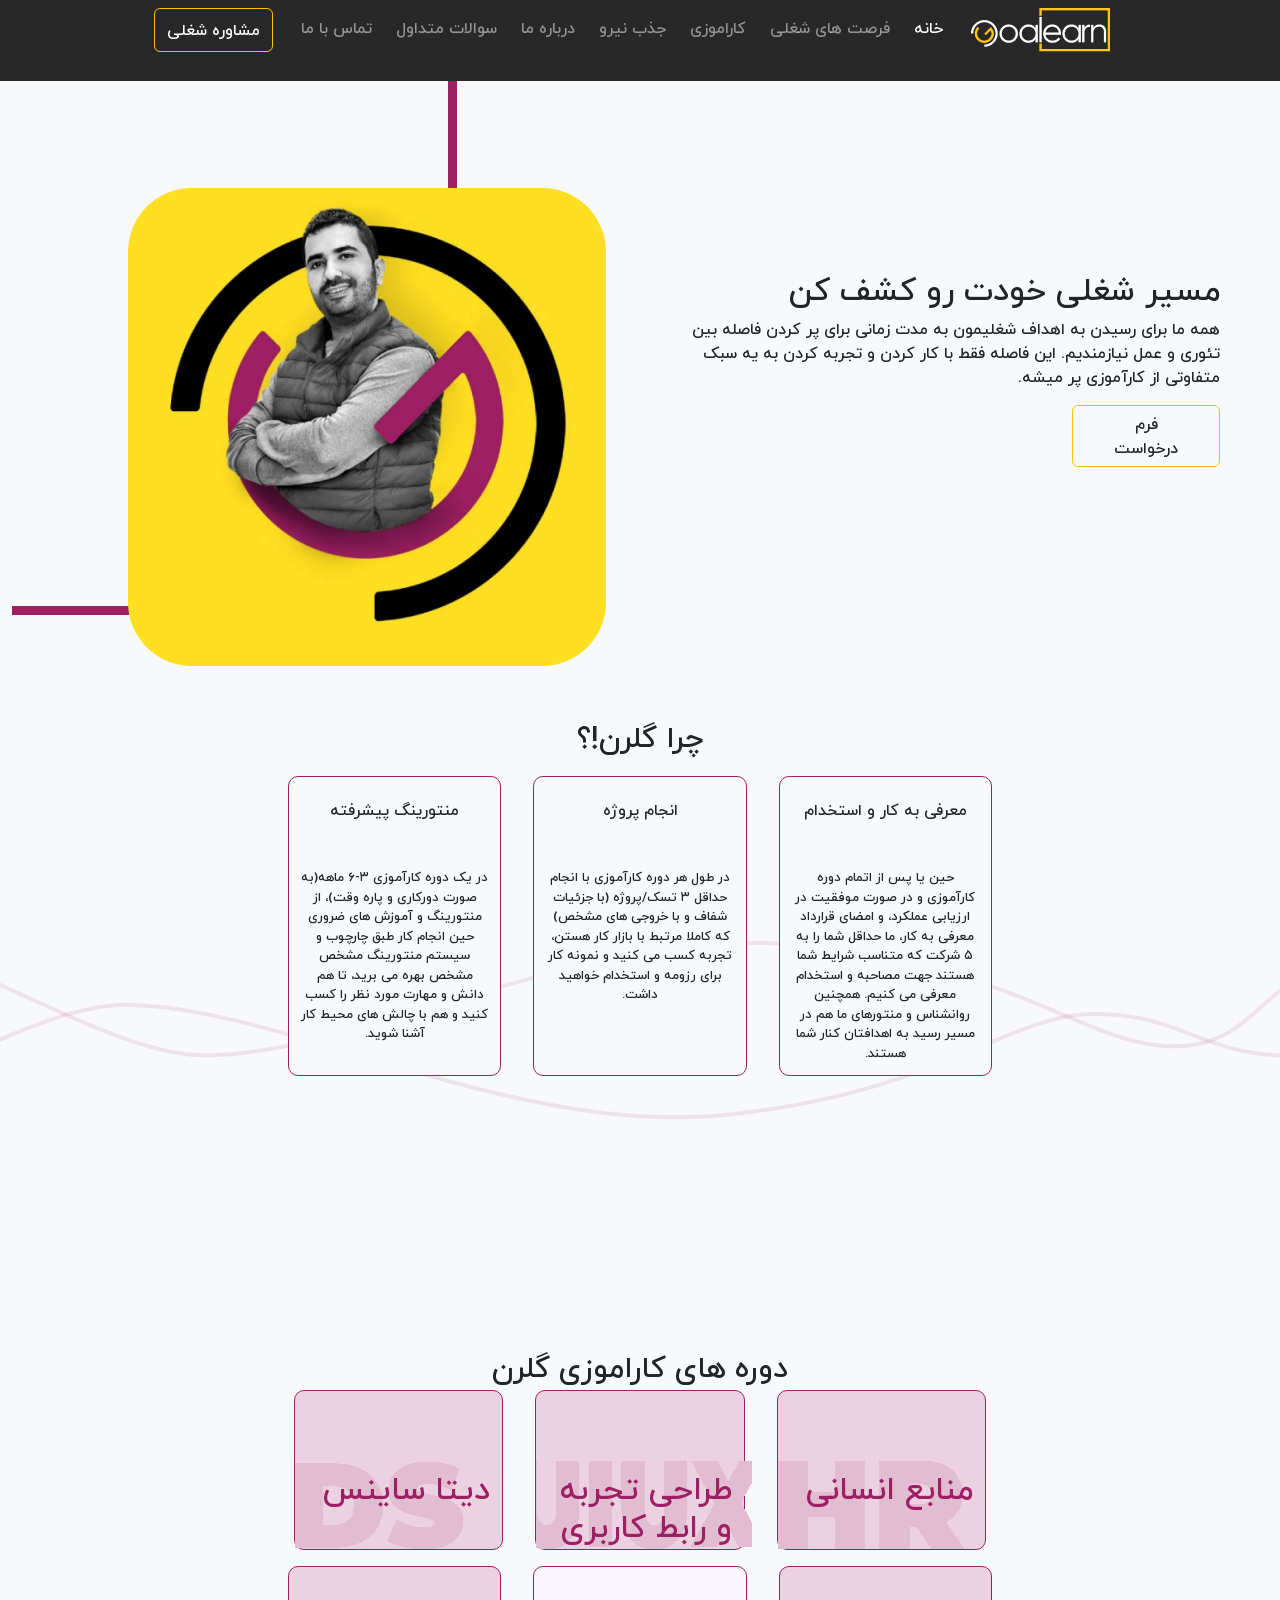
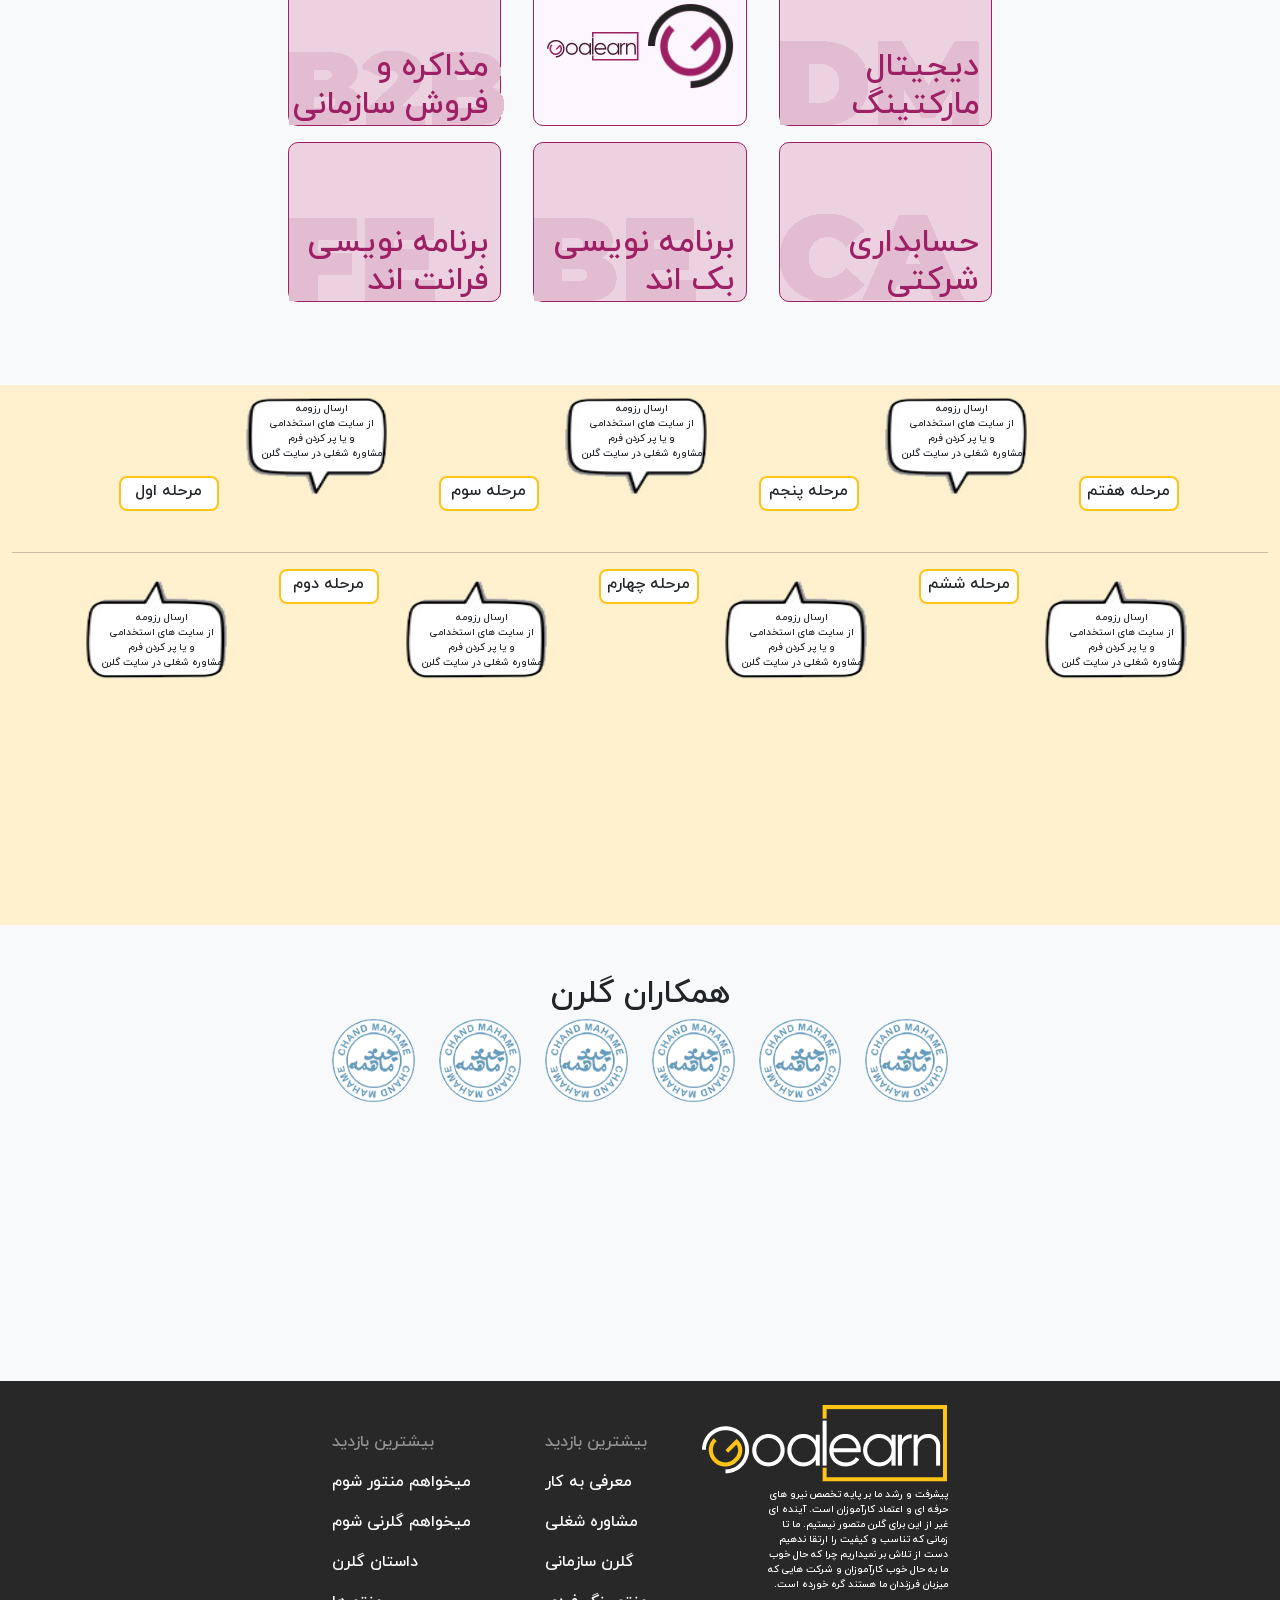
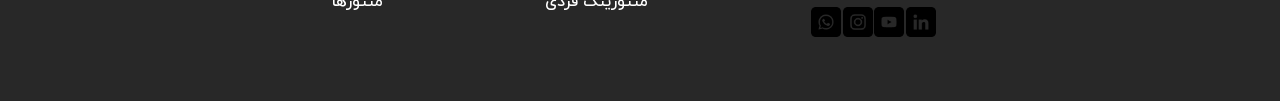
<file: index.html>
<!DOCTYPE html>
<html lang="en">
<head>
    <meta charset="UTF-8">
    <meta http-equiv="X-UA-Compatible" content="IE=edge">
    <meta name="viewport" content="width=device-width, initial-scale=1.0">
    <link rel="stylesheet" href="bootstrap-5.1.3/scss/mine.css">
    <link rel="stylesheet" href="eight.css">
    <link href="https://cdn.jsdelivr.net/npm/bootstrap@5.1.3/dist/css/bootstrap.min.css" rel="stylesheet"
    integrity="sha384-1BmE4kWBq78iYhFldvKuhfTAU6auU8tT94WrHftjDbrCEXSU1oBoqyl2QvZ6jIW3" crossorigin="anonymous">
    <title>Home</title>
</head>
<body class="bg-light">
    <header>
        <nav class="navbar navbar-expand-lg justify-content-center">
            <div class="row d-flex justify-content-center">
                <button class="navbar-toggler" type="button" data-bs-toggle="collapse" data-bs-target="#navbarSupportedContent" aria-controls="navbarSupportedContent" aria-expanded="false" aria-label="Toggle navigation">
                  <span class="navbar-toggler-icon"></span>
                </button>
                <div class="collapse navbar-collapse" id="navbarSupportedContent">
                  <ul class="navbar-nav d-flex">
                    <button class="btn btn-outline-warning nav-item col-md-auto text-white mx-3" type="submit">مشاوره شغلی</button>
                    <li class="nav-item col-md-auto mx-1">
                        <a class="nav-link active text-white-50" aria-current="page" href="#">تماس با ما</a>
                      </li>
                      <li class="nav-item col-md-auto mx-1">
                        <a class="nav-link active text-white-50" aria-current="page" href="#">سوالات متداول</a>
                      </li>
                      <li class="nav-item col-md-auto mx-1">
                        <a class="nav-link active text-white-50" aria-current="page" href="about/main.html">درباره ما</a>
                      </li>
                    <li class="nav-item col-md-auto mx-1">
                        <a class="nav-link active text-white-50" aria-current="page" href="form/form.html">جذب نیرو</a>
                      </li>
                    <li class="nav-item col-md-auto mx-1">
                      <a class="nav-link active text-white-50" aria-current="page" href="apprentice/page3.html">کاراموزی</a>
                    </li>
                    <li class="nav-item col-md-auto mx-1">
                      <a class="nav-link active text-white-50" aria-current="page" href="forsat/page2.html">فرصت های شغلی</a>
                    </li>
                    <li class="nav-item col-md-auto mx-1">
                      <a class="nav-link active text-white" aria-current="page" href="#">خانه</a>
                    </li>
                  
                <li class="nav-item col-md-auto mx-3">
                    <a class="navbar-brand" href="#">
                        <img id="logo" src="media/Group 1.png">
                    </a>
                </li>
            </ul>
        </div>
        </nav>
    </header>
    <main>
        <div class="container-fluid mb-5" id="containerHome1">
            <div class="row">
                <div class="col">
                    <img id="pic0" src="media/Rectangle 3.png">
                    <img id="pic1" src="media/Rectangle 4.png">
                </div>
                <div class="col mt-5 mx-5">
                    <h2 dir="rtl" id="h2padd">
                        مسیر شغلی خودت رو کشف کن
                    </h2>
                    <p dir="rtl">
                        همه ما برای رسیدن به اهداف شغلیمون به مدت زمانی برای پر کردن فاصله بین تئوری و عمل نیازمندیم. 
                        این فاصله فقط با کار کردن و تجربه کردن به یه سبک متفاوتی از کارآموزی پر میشه.
                    </p>
                    <button dir="rtl" class="btn btn-outline-warning text-dark" id="button1" type="submit" onclick="window.location='../form.html';">
                        فرم درخواست
                    </button>
                </div>
            </div>
        </div>
        <div class="container-fluid text-center" id="containerHome2" dir="rtl" style="font-size: 30px;">
            چرا گلرن!؟
            <div class="row justify-content-md-center">
                <div class="col bg-light mt-3 mx-3 col-lg-2 colsHome2">
                    <h6 class="mt-4">معرفی به کار و استخدام</br></h6>
                    <p class="mt-5 p1" style="font-size:small ;">
                        حین یا پس از اتمام دوره کارآموزی و در صورت موفقیت در ارزیابی عملکرد، 
                        و امضای قرارداد معرفی به کار، ما حداقل شما را به ۵ شرکت که متناسب شرایط شما هستند جهت مصاحبه 
                        و استخدام معرفی می کنیم. همچنین روانشناس و منتورهای ما هم در مسیر رسید به اهدافتان کنار شما هستند.
                    </p>
                </div>
                <div class="col-lg-2 bg-light mx-3 mt-3 colsHome2">
                    <h6 class="mt-4">انجام پروژه</br></h6>
                    <p class="mt-5 p1" style="font-size:small ;">
                        در طول هر دوره کارآموزی با انجام حداقل ۳ تسک/پروژه 
                        (با جزئیات شفاف و با خروجی های مشخص) که کاملا مرتبط با بازار کار هستن، تجربه کسب می کنید و نمونه کار برای رزومه 
                        و استخدام خواهید داشت. 
                    </p>
                </div>
                <div class="col col-lg-2 bg-light mx-3 mt-3 colsHome2">
                    <h6 class="mt-4">منتورینگ پیشرفته </br></h6>
                    <p class="mt-5 p1" style="font-size:small ;">
                        در یک دوره کارآموزی ۳-۶ ماهه(به صورت دورکاری و پاره وقت)، از منتورینگ و 
                        آموزش های ضروری حین انجام کار طبق چارچوب و سیستم منتورینگ مشخص مشخص بهره 
                        می برید، تا هم دانش و مهارت مورد نظر را کسب کنید و هم با چالش های محیط کار آشنا شوید.
                    </p>
                </div>
            </div>
        </div>
        <div class="container-fluid text-center" id="containerHome3" dir="rtl" style="font-size: 30px;">
            دوره های کاراموزی گلرن
            <div class="row justify-content-md-center" id="rowM">
                <div class="col colsHome3 col-lg-2">
                    <h2 class="h2-3-3" style="padding: 0;">منابع انسانی</h2>
                    <img class="bgpic" src="media/HR.png">
                </div>
                <div class="col-md-2 colsHome3">
                    <h2 class="h2-3-3" style="padding: 0;">طراحی تجربه و رابط کاربری</h2>
                    <img class="bgpic" src="media/UIUX.png">
                </div>
                <div class="col colsHome3 col-lg-2">
                    <h2 class="h2-3-3" style="padding: 0;">دیتا ساینس</h2>
                    <img class="bgpic" src="media/DS.png">
                </div>
            </div>
            <div class="row justify-content-md-center">
                <div class="col colsHome3 col-lg-2">
                    <h2 class="h2-3-3" style="padding: 0;">دیجیتال مارکتینگ</h2>
                    <img class="bgpic" src="media/DM.png">
                </div>
                <div class="col-md-2 colsHome3" id="logcont">
                    <img id="log1" src="media/Group 3.png">
                    <img id="log2" src="media/Group 2.png">
                </div>
                <div class="col colsHome3 col-lg-2">
                    <h2 class="h2-3-3" style="padding: 0;">مذاکره و فروش سازمانی</h2>
                    <img class="bgpic" src="media/B2B.png">
                </div>
            </div>
            <div class="row justify-content-md-center">
                <div class="col colsHome3 col-lg-2">
                    <h2 class="h2-3-3" style="padding: 0;">حسابداری شرکتی</h2>
                    <img class="bgpic" src="media/CA.png">
                </div>
                <div class="col-md-2 colsHome3 ">
                    <h2 class="h2-3-3" style="padding: 0;">برنامه نویسی بک اند</h2>
                    <img class="bgpic" src="media/BE.png">
                </div>
                <div class="col colsHome3 col-lg-2">
                    <h2 class="h2-3-3" style="padding: 0;">برنامه نویسی فرانت اند</h2>
                    <img class="bgpic" src="media/FE.png">
                </div>
            </div>
        </div>
        <div class="container-fluid text-center" id="containerHome4">
            <div class="row justify-content-md-center rowHome4">
                <div class="col-lg-1">
                    <div class="level">
                        مرحله اول
                    </div>
                </div>
                <div class="col-lg-2 colsHome4" style="position: relative;">
                    <img src="media/row1.jpg" style="z-index: 1;position: relative;right: 2%;top:0;" width="80%" height="80%">
                    <p style="font-size: 10px;z-index: 200;position: absolute; top: 10%;left:23%;">ارسال رزومه <br>از سایت های استخدامی<br> و یا پر کردن فرم<br> مشاوره شغلی در سایت گلرن</p>
                </div>
                <div class="col-lg-1 colsHome4">
                    <div class="level">
                        مرحله سوم
                    </div>
                </div>
                <div class="col-lg-2 colsHome4" style="position: relative;">
                    <img src="media/row1.jpg" style="z-index: 1;position: relative;right: 2%;top:0;" width="80%" height="80%">
                    <p style="font-size: 10px;z-index: 200;position: absolute; top: 10%;left:23%;">ارسال رزومه <br>از سایت های استخدامی<br> و یا پر کردن فرم<br> مشاوره شغلی در سایت گلرن</p>
                </div>
                <div class="col-lg-1 colsHome4">
                    <div class="level">
                        مرحله پنجم
                    </div>
                </div>
                <div class="col-lg-2 colsHome4" style="position: relative;">
                    <img src="media/row1.jpg" style="z-index: 1;position: relative;right: 2%;top:0;" width="80%" height="80%">
                    <p style="font-size: 10px;z-index: 200;position: absolute; top: 10%;left:23%;">ارسال رزومه <br>از سایت های استخدامی<br> و یا پر کردن فرم<br> مشاوره شغلی در سایت گلرن</p>
                </div>
                <div class="col-lg-1 colsHome4">
                    <div class="level">
                        مرحله هفتم
                    </div>
                </div>
            </div>
                <hr>
            <div class="row justify-content-md-center">
                <div class="col-lg-2 colsHome4" style="position: relative;">
                    <img src="media/row2.jpg" style="z-index: 1;position: relative;right: 2%;top:0;" width="80%" height="80%">
                    <p style="font-size: 10px;z-index: 200;position: absolute; top: 26%;left:23%;">ارسال رزومه <br>از سایت های استخدامی<br> و یا پر کردن فرم<br> مشاوره شغلی در سایت گلرن</p>
                </div>
                <div class="col-lg-1 colsHome4">
                    <div class="level1">
                        مرحله دوم
                    </div>
                </div>
                <div class="col-lg-2 colsHome4" style="position: relative;">
                    <img src="media/row2.jpg" style="z-index: 1;position: relative;right: 2%;top:0;" width="80%" height="80%">
                    <p style="font-size: 10px;z-index: 200;position: absolute; top: 26%;left:23%;">ارسال رزومه <br>از سایت های استخدامی<br> و یا پر کردن فرم<br> مشاوره شغلی در سایت گلرن</p>
                </div>
                <div class="col-lg-1 colsHome4">
                    <div class="level1">
                        مرحله چهارم
                    </div>
                </div>
                <div class="col-lg-2 colsHome4" style="position: relative;">
                    <img src="media/row2.jpg" style="z-index: 1;position: relative;right: 2%;top:0;" width="80%" height="80%">
                    <p style="font-size: 10px;z-index: 200;position: absolute; top: 26%;left:23%;">ارسال رزومه <br>از سایت های استخدامی<br> و یا پر کردن فرم<br> مشاوره شغلی در سایت گلرن</p>
                </div>
                <div class="col-lg-1 colsHome4">
                    <div class="level1">
                        مرحله ششم
                    </div>
                </div>
                <div class="col-lg-2 colsHome4" style="position: relative;">
                    <img src="media/row2.jpg" style="z-index: 1;position: relative;right: 2%;top:0;" width="80%" height="80%">
                    <p style="font-size: 10px;z-index: 200;position: absolute; top: 26%;left:23%;">ارسال رزومه <br>از سایت های استخدامی<br> و یا پر کردن فرم<br> مشاوره شغلی در سایت گلرن</p>
                </div>
            </div>
        </div>
        <div class="container-fluid mt-5 text-center" id="containerHome5">
            <div class="row justify-content-md-center mt-5">
                <h2>همکاران گلرن</h2>
                <div class="col-lg-1">
                    <img src="media/Ellipse 4.png" width="100%" height="100%">
                </div>
                <div class="col-lg-1">
                    <img src="media/Ellipse 4.png" width="100%" height="100%">
                </div>
                <div class="col-lg-1">
                    <img src="media/Ellipse 4.png" width="100%" height="100%">
                </div>
                <div class="col-lg-1">
                    <img src="media/Ellipse 4.png" width="100%" height="100%">
                </div>
                <div class="col-lg-1">
                    <img src="media/Ellipse 4.png" width="100%" height="100%">
                </div>
                <div class="col-lg-1">
                    <img src="media/Ellipse 4.png" width="100%" height="100%">
                </div>
            </div>
        </div>
    </main>
    <footer>
        <div class="container-fluid">
        <div class="row mt-5 justify-content-md-center text-white">
            <div class="col-lg-2 mt-5">
                <p class="text-white-50">
                    بیشترین بازدید
                </p>
                <p>
                    میخواهم منتور شوم
                </p>
                <p>
                    میخواهم گلرنی شوم
                </p>
                <p>
                    داستان گلرن
                </p>
                <p>
                    منتورها
                </p>
            </div>
            <div class="col-lg-2 mt-5">
                <p class="text-white-50">
                    بیشترین بازدید
                </p>
                <p>
                    معرفی به کار
                </p>
                <p>
                    مشاوره شغلی
                </p>
                <p>
                    گلرن سازمانی
                </p>
                <p>
                    منتورینگ فردی
                </p>
            </div>
            <div class="col-lg-2 mt-4" dir="rtl">
                <img src="media/Group 1 (1).png">
                <p class="mt-1" dir="rtl" style="font-size: 10px;">
                    پیشرفت و رشد ما بر پایه تخصص نیرو های حرفه ای و اعتماد کارآموزان است. آینده ای غیر از این برای گلرن متصور 
                    نیستیم. ما تا زمانی که تناسب و کیفیت را ارتقا ندهیم دست از تلاش بر نمیداریم 
                    چرا که حال خوب ما به حال خوب کارآموزان و شرکت هایی که میزبان فرزندان ما هستند گره خورده است. 
                </p>
                <div class="container-fluid">
                    <div class="row">
                        <div class="col-lg-2">
                            <img class="imgso" src="media/linkedin.png">
                        </div>
                        <div class="col-lg-2">
                            <img class="imgso" src="media/youtube.png">
                        </div>
                        <div class="col-lg-2">
                            <img class="imgso" src="media/instagram.png">
                        </div>
                        <div class="col-lg-2">
                            <img class="imgso" src="media/whatsapp.png">
                        </div>
                    </div>
                </div>
            </div>
        </div>
        </div>
    </footer>
    <script>
    </script>
</body>
</html>
</file>
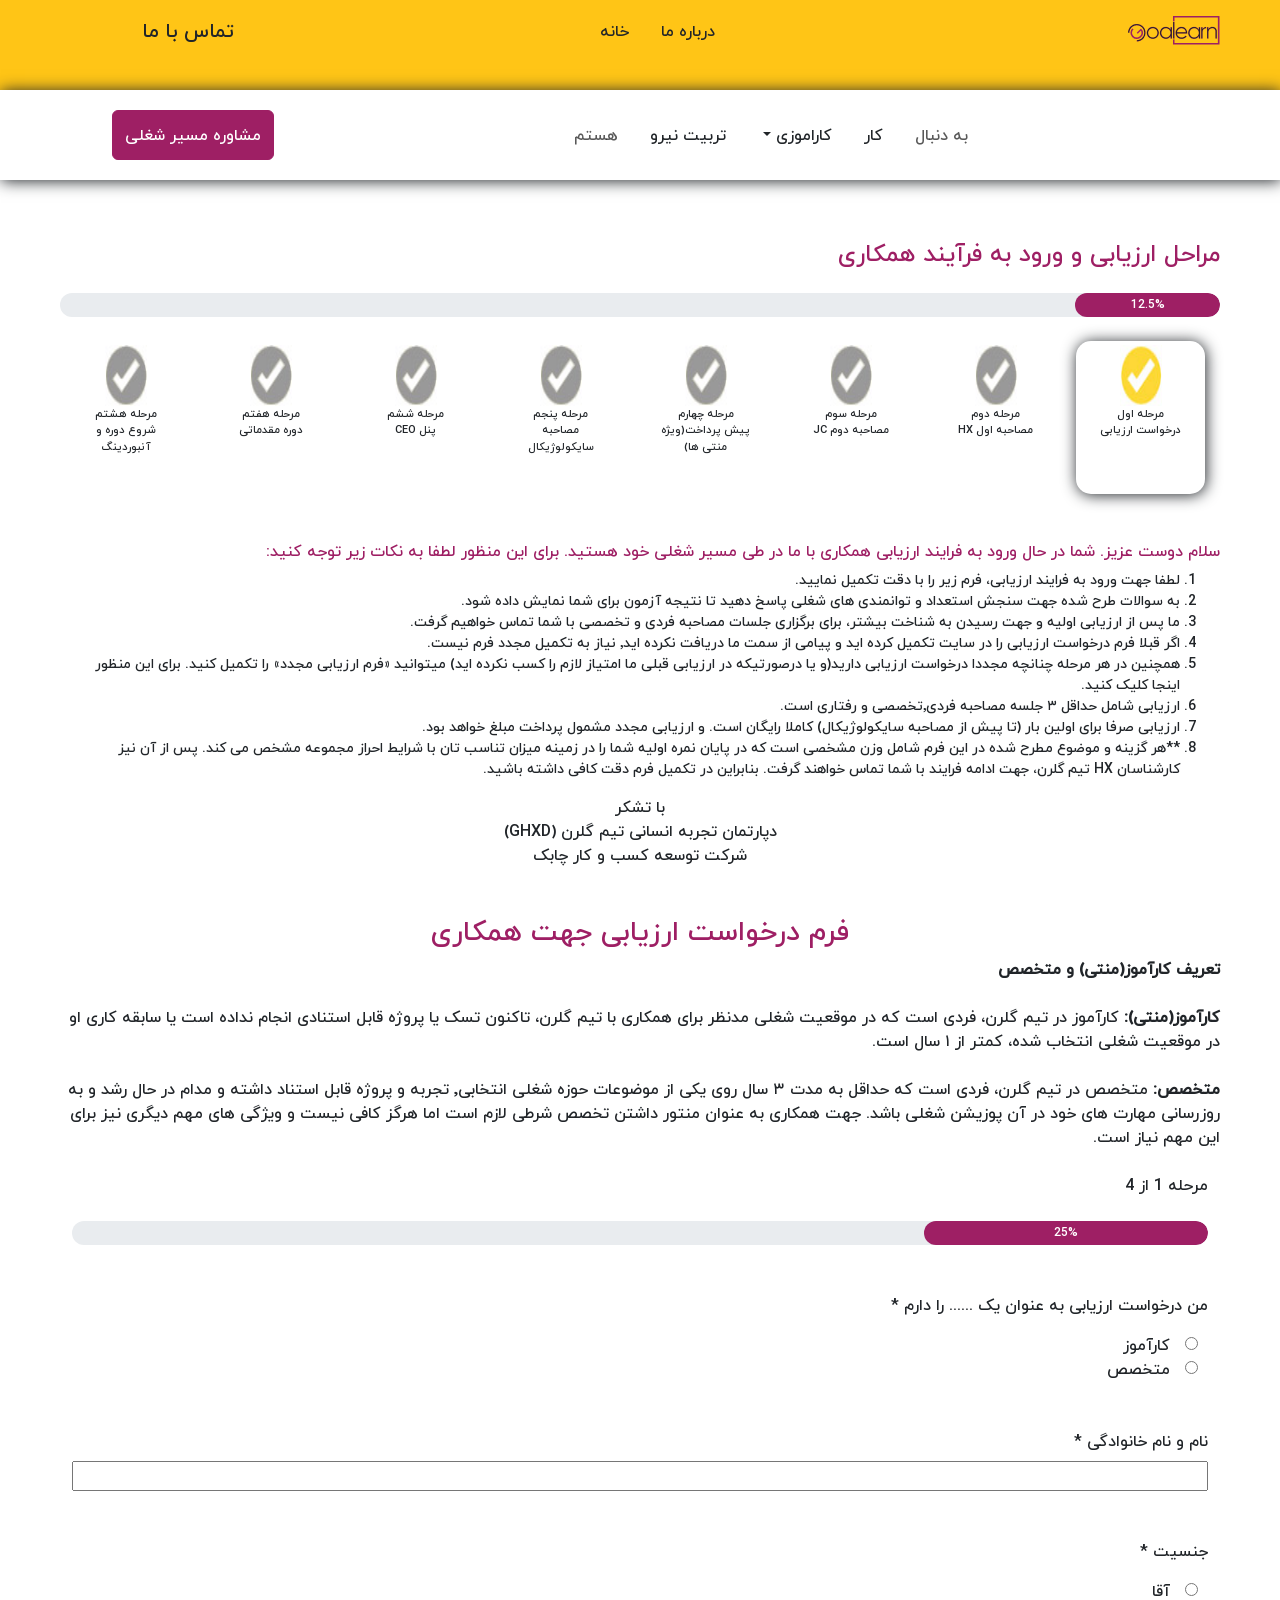
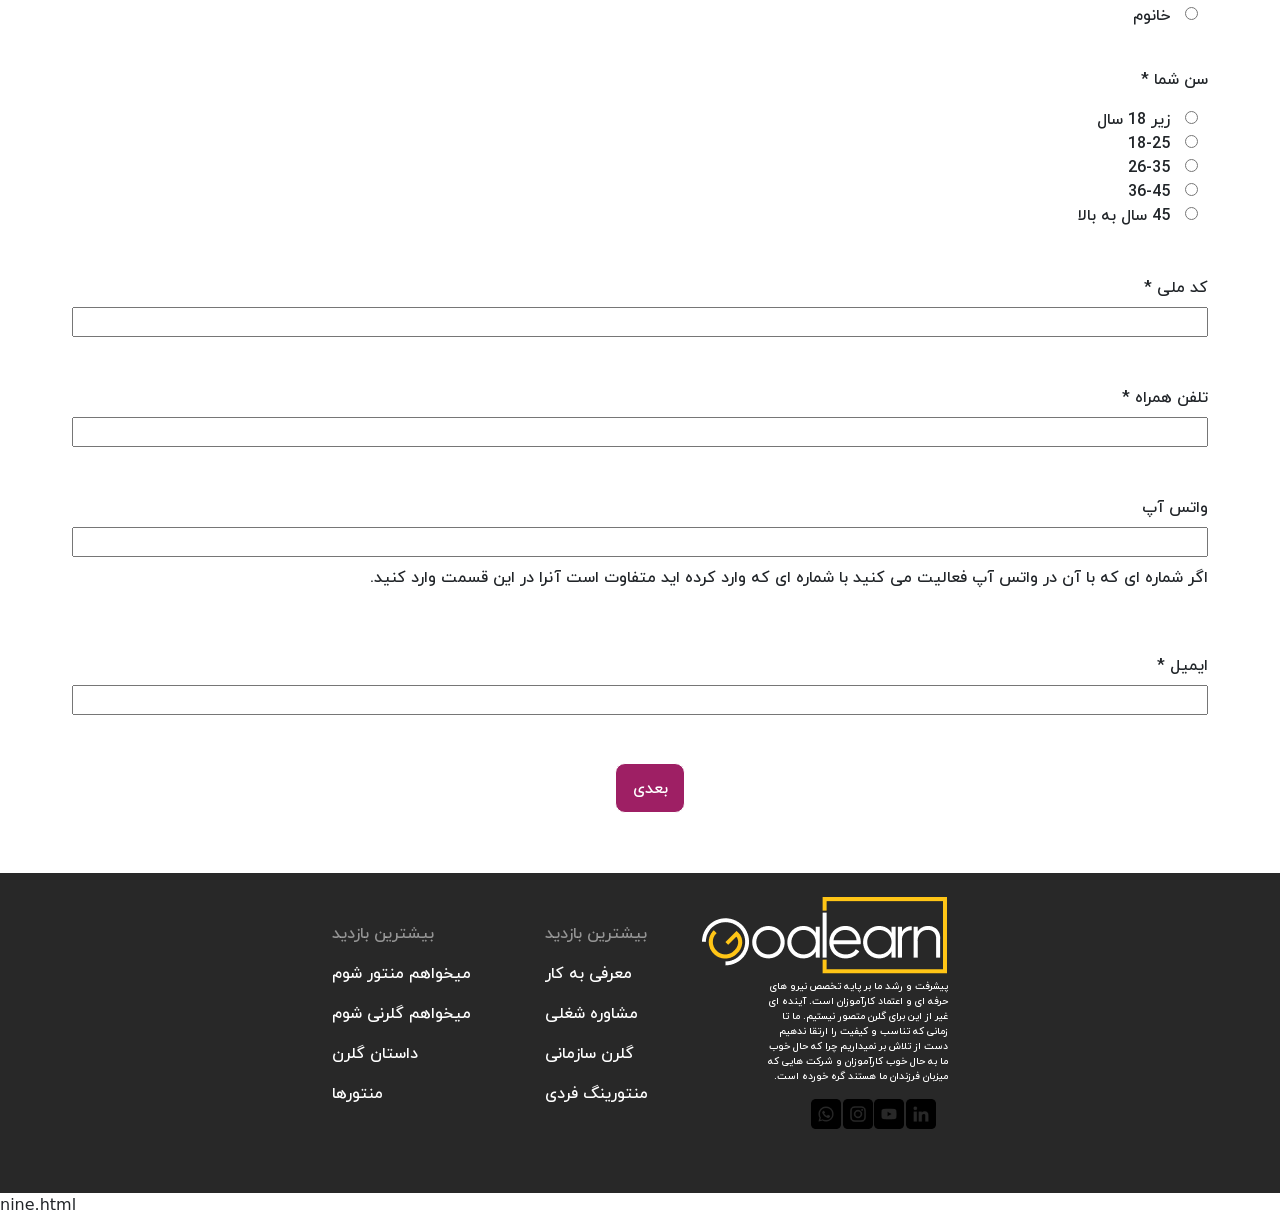
<file: form/form.html>
<!DOCTYPE html>
<html lang="en">
<head>
    <meta charset="UTF-8">
    <meta http-equiv="X-UA-Compatible" content="IE=edge">
    <meta name="viewport" content="width=device-width, initial-scale=1.0">
    <link rel="stylesheet" href="formStyle.css">
    <link rel="stylesheet" href="bootstrap-5.1.3/scss/mine.css">
    <link rel="stylesheet" href="mine.css">
    <link href="https://cdn.jsdelivr.net/npm/bootstrap@5.1.3/dist/css/bootstrap.min.css" rel="stylesheet"
    integrity="sha384-1BmE4kWBq78iYhFldvKuhfTAU6auU8tT94WrHftjDbrCEXSU1oBoqyl2QvZ6jIW3" crossorigin="anonymous">
    <script src="https://cdn.jsdelivr.net/npm/bootstrap@5.1.3/dist/js/bootstrap.bundle.min.js" integrity="sha384-ka7Sk0Gln4gmtz2MlQnikT1wXgYsOg+OMhuP+IlRH9sENBO0LRn5q+8nbTov4+1p" crossorigin="anonymous"></script>    <title>Form</title>
</head>
<body>
    <header>
        <nav class="navbar navbar-expand-lg">
            <div class="container-fluid">
              <a class="navbar-brand text-dark" href="#" style="margin-left: 130px;">تماس با ما</a>
              <button class="navbar-toggler" type="button" data-bs-toggle="collapse" data-bs-target="#navbarText" aria-controls="navbarText" aria-expanded="false" aria-label="Toggle navigation">
                <span class="navbar-toggler-icon"></span>
              </button>
              <div class="collapse navbar-collapse" id="navbarText">
                <ul class="navbar-nav me-auto mb-2 mb-lg-0" style="margin-left: auto; margin-right: auto;">
                  <li class="nav-item">
                    <a class="nav-link active text-dark" aria-current="page" href="../eight.html">خانه</a>
                  </li>
                  <li class="nav-item mx-3">
                    <a class="nav-link text-dark" href="../about/main.html">درباره ما</a>
                  </li>
                </ul>
                <span class="navbar-text mx-5">
                  <img src="media/Group 2.png">
                </span>
              </div>
            </div>
          </nav>
    </header>
    <nav class="navbar navbar-expand-lg" id="nav2">
      <div class="container-fluid">
        <button class="btn nav-item col-md-auto" type="submit" id="btnNav">مشاوره مسیر شغلی</button>
        <button class="navbar-toggler" type="button" data-bs-toggle="collapse" data-bs-target="#navbarText" aria-controls="navbarText" aria-expanded="false" aria-label="Toggle navigation">
          <span class="navbar-toggler-icon"></span>
        </button>
        <div class="collapse navbar-collapse" id="navbarText">
          <ul class="navbar-nav me-auto mb-2 mb-lg-0" style="margin-left: auto; margin-right: auto;">
            <li class="nav-item m-2" style="color: #9E1F64;">
              <span class="navbar-text">
                هستم
              </span>
            </li>
            <li class="nav-item mx-3">
              <a class="nav-link active text-dark" aria-current="page" href="#">تربیت نیرو</a>
            </li>
            <li class="nav-item dropdown" dir="rtl">
              <a class="nav-link dropdown-toggle text-dark" href="#" id="navbarDropdownMenuLink" role="button" data-bs-toggle="dropdown" aria-expanded="false">
                کاراموزی
              </a>
              <ul class="dropdown-menu" aria-labelledby="navbarDropdownMenuLink" dir="rtl">
                <li><a class="dropdown-item" href="#" dir="rtl">کارشناس دیجیتال مارکتینگ</a></li>
                <li><a class="dropdown-item" href="#" dir="rtl">کارشناس علم داده</a></li>
                <li><a class="dropdown-item" href="#" dir="rtl">برنامه نویس فرانت اند</a></li>
                <li><a class="dropdown-item" href="#" dir="rtl">برنامه نویس بک اند</a></li>
                <li><a class="dropdown-item" href="#" dir="rtl">طراحی رابط و تجربه کاربر</a></li>
                <li><a class="dropdown-item" href="#" dir="rtl">کارشناس منابع انسانی</a></li>
                <li><a class="dropdown-item" href="#" dir="rtl">کارشناس فروش و بازاریابی</a></li>
              </ul>
            </li>
            <li class="nav-item mx-3">
              <a class="nav-link text-dark" href="#">کار</a>
            </li>
            <li class="nav-item m-2" style="color: #9E1F64;">
              <span class="navbar-text">
                به دنبال
              </span>
            </li>
          </ul>
        </div>
      </div>
    </nav>
    <main dir="rtl">
      <h4 style="color:#9E1F64;">مراحل ارزیابی و ورود به فرآیند همکاری
      </h4>
      <div class="progress mt-4">
        <div class="progress-bar" role="progressbar" style="width: 12.5%;" aria-valuenow="12.5" aria-valuemin="0" aria-valuemax="100">
          12.5%</div>
      </div>
      <div class="container-fluid mt-4" id="cont1">
        <div class="row" id="rowcont1" style="font-size: 11px;">
          <div class="col colscont1 text-center" style="box-shadow: 1px 1px 15px;">
            <img class="mt-1" src="media/download.jpg" width="40%" height="40%">
            <p>
            مرحله اول
            </br>
            درخواست ارزیابی   
            </p>
          </div>
          <div class="col colscont1 mx-3  text-center">
            <img class="mt-1" src="media/Untitled-1.jpg" width="40%" height="40%">
            <p>
            مرحله دوم
            </br>
            مصاحبه اول HX   
            </p>
          </div>
          <div class="col colscont1 text-center">
            <img class="mt-1" src="media/Untitled-1.jpg" width="40%" height="40%">
            <p>
            مرحله سوم
            </br>
            مصاحبه دوم JC   
            </p>
          </div>
          <div class="col colscont1 mx-3  text-center">
            <img class="mt-1" src="media/Untitled-1.jpg" width="40%" height="40%">
            <p>
            مرحله چهارم
            </br>
            پیش پرداخت(ویژه منتی ها)   
            </p>
          </div>
          <div class="col colscont1  text-center">
            <img class="mt-1" src="media/Untitled-1.jpg" width="40%" height="40%">
            <p>
            مرحله پنجم
            </br>
            مصاحبه سایکولوژیکال   
            </p>
          </div>
          <div class="col colscont1 mx-3  text-center">
            <img class="mt-1" src="media/Untitled-1.jpg" width="40%" height="40%">
            <p>
            مرحله ششم
            </br>
            پنل CEO   
            </p> 
          </div>
          <div class="col colscont1  text-center">
            <img class="mt-1" src="media/Untitled-1.jpg" width="40%" height="40%">
            <p>
            مرحله هفتم
            </br>
            دوره مقدماتی   
            </p>
          </div>
          <div class="col colscont1 mx-3  text-center">
            <img class="mt-1" src="media/Untitled-1.jpg" width="40%" height="40%">
            <p>
            مرحله هشتم
            </br>
            شروع دوره و آنبوردینگ   
            </p>
          </div>
        </div>
      </div>
      <p class="mt-5">
        <h6 style="color: #9E1F64;">
          سلام دوست عزیز. شما در حال ورود به فرایند ارزیابی همکاری با ما در طی مسیر شغلی خود هستید. برای این منظور لطفا به نکات زیر توجه کنید:
        </h6>
        <ol style="font-size: 14px;">
          <li>
            لطفا جهت ورود به فرایند ارزیابی، فرم زیر را با دقت تکمیل نمایید. 
          </li>
          <li>
            به سوالات طرح شده جهت سنجش استعداد و توانمندی های شغلی پاسخ دهید تا نتیجه آزمون برای شما نمایش داده شود.
          </li>
          <li>
            ما پس از ارزیابی اولیه و جهت رسیدن به شناخت بیشتر، برای برگزاری جلسات مصاحبه فردی و تخصصی با شما تماس خواهیم گرفت.
          </li>
          <li>
            اگر قبلا فرم درخواست ارزیابی را در سایت تکمیل کرده اید و پیامی از سمت ما دریافت نکرده اید٬ نیاز به تکمیل مجدد فرم نیست.
          </li>
          <li>
            همچنین در هر مرحله چنانچه مجددا درخواست ارزیابی دارید(و یا درصورتیکه در ارزیابی قبلی ما امتیاز لازم را کسب نکرده اید) میتوانید «فرم ارزیابی مجدد» را تکمیل کنید. برای این منظور اینجا کلیک کنید.
          </li>
          <li>
            ارزیابی شامل حداقل ۳ جلسه مصاحبه فردی٬‌تخصصی و رفتاری است.
          </li>
          <li>
            ارزیابی صرفا برای اولین بار (تا پیش از مصاحبه سایکولوژیکال) کاملا رایگان است. و ارزیابی مجدد مشمول پرداخت مبلغ خواهد بود.
          </li>
          <li>
            **هر گزینه و موضوع مطرح شده در این فرم شامل وزن مشخصی است که در پایان نمره اولیه شما را در زمینه میزان تناسب تان با شرایط احراز مجموعه مشخص می کند. پس از آن نیز کارشناسان HX تیم گلرن، جهت ادامه فرایند با شما تماس خواهند گرفت. بنابراین در تکمیل فرم دقت کافی داشته باشید.
          </li>
        </ol>
        <p class="text-center">
          با تشکر
          </br>    
          دپارتمان تجربه انسانی تیم گلرن  (GHXD)
          </br>
          شرکت توسعه کسب و کار چابک
        </p>
      </p>
      <h3 class="text-center mt-5" style="color:#9E1F64;">
        فرم درخواست ارزیابی جهت همکاری
      </h3>
      <p>
        <b>تعریف کارآموز(منتی) و متخصص</b>
        </br>
        </br>
        <b>کارآموز(منتی):</b> کارآموز در تیم گلرن، فردی است که در موقعیت شغلی مدنظر برای همکاری با تیم گلرن، تاکنون تسک یا پروژه قابل استنادی انجام نداده است یا سابقه کاری او در موقعیت شغلی انتخاب شده، کمتر از ۱ سال است.
        </br>
        </br>
        <b>متخصص:</b> متخصص در تیم گلرن، فردی است که حداقل به مدت ۳ سال روی یکی از موضوعات حوزه شغلی انتخابی٬ تجربه و پروژه قابل استناد داشته و مدام در حال رشد و به روزرسانی مهارت های خود در آن پوزیشن شغلی باشد. جهت همکاری به عنوان منتور داشتن تخصص شرطی لازم است اما هرگز کافی نیست و ویژگی های مهم دیگری نیز برای این مهم نیاز است.
      </p>
      <div class="container-fluid" id="form1">
        <p class="mt-4">مرحله 1 از 4</p>
        <div class="progress mt-4">
          <div class="progress-bar" role="progressbar" style="width: 25%;" aria-valuenow="25" aria-valuemin="0" aria-valuemax="100">
            25%</div>
        </div>
        <form class="mt-5">
          <p>من درخواست ارزیابی به عنوان یک ...... را دارم *</p>
            <input type="radio" id="menti" name="mentype" value="menti" required>
            <label for="menti">کارآموز</label><br>
            <input type="radio" id="mentor" name="mentype" value="mentor" required>
            <label for="mentor">متخصص</label><br>
          <label class="mt-5 mb-2" for="lname">نام و نام خانوادگی *</label><br>
          <input type="text" id="lname" name="lname" style="width:100%;" required="required">
          <p class="mt-5">جنسیت *</p>
            <input type="radio" id="male" name="gender" value="male" required="required">
            <label for="male">آقا</label><br>
            <input type="radio" id="female" name="gender" value="famale" required="required">
            <label for="female">خانوم</label><br>
          <label class="mt-5 mb-2" id="khlabel" for="khedmat" style="display: none;">وضعیت نظام وظیفه *</label>
          <select id="khedmat" name="khedmat" style="width: 100%; display: none;">
            <option disabled selected value="none">لطفا یک گزینه را انتخاب کنید.</option>
            <option value="payan">پایان خدمت</option>
            <option value="daem">معافیت دائم</option>
            <option value="temp">معافیت موقت</option>
            <option value="mash">مشمول</option>
          </select><br>
          <p class="mt-3">سن شما *</p>
            <input type="radio" id="under18" name="age" value="under18" required="required">
            <label for="under18">زیر 18 سال</label><br>
            <input type="radio" id="bet1825" name="age" value="bet1825" required="required">
            <label for="bet1825">18-25</label><br>
            <input type="radio" id="bet2635" name="age" value="bet2635" required="required">
            <label for="bet2635">26-35</label><br>
            <input type="radio" id="bet3645" name="age" value="bet3645" required="required">
            <label for="bet3645">36-45</label><br>
            <input type="radio" id="over45" name="age" value="over45" required="required">
            <label for="over45">45 سال به بالا</label><br>
          <label class="mt-5 mb-2" for="natcode">کد ملی *</label><br>
          <input type="text" id="natcode" name="natcode" style="width:100%;" required>
          <label class="mt-5 mb-2" for="phone">تلفن همراه *</label><br>
          <input type="text" id="phone" name="phone" style="width:100%;" required="required">
          <label class="mt-5 mb-2" for="wa">واتس آپ</label><br>
          <input type="text" id="wa" name="wa" style="width:100%;">
          <p class="mt-2">اگر شماره ای که با آن در واتس آپ فعالیت می کنید با شماره ای که وارد کرده اید متفاوت است آنرا در این قسمت وارد کنید.
          </p>
          <label class="mt-5 mb-2" for="email">ایمیل *</label><br>
          <input type="text" id="email" name="email" style="width:100%;" required="required">
          <input class="btnSub mt-5" type="button" value="بعدی" onclick="goToForm2()">
          <p class="mt-4" id="warn" style="color: red;display:none ;">لطفا فیلدهای خالی را پر کنید!</p>
          </form> 
      </div>
      <div class="container-fluid" id="form2" style="display: none;">
        <p class="mt-4">مرحله 2 از 4</p>
        <div class="progress mt-4">
          <div class="progress-bar" role="progressbar" style="width: 50%;" aria-valuenow="50" aria-valuemin="0" aria-valuemax="100">
            50%</div>
        </div>
        <form>
          <label class="mt-5 mb-2" for="social">آدرس شبکه های اجتماعی یا وبسایت خود را وارد کنید</label><br>
          <input type="text" id="social" name="social" style="width:100%;">
          <p>به طور مثال:‌ linkedin.com/in/neorezanaderi
          </p>
          <label class="mt-5 mb-2" id="khlabel" for="fam">از چه طریقی با گلرن آشنا شدید؟ *</label>
          <select id="fam" name="fam" style="width: 100%;">
            <option disabled selected value="none">لطفا یک گزینه را انتخاب کنید.</option>
            <option value="est">درگاه های استخدامی</option>
            <option value="google">سرچ گوگل</option>
            <option value="socMed">شبکه‌های اجتماعی</option>
            <option value="friend">معرفی دوستان</option>
            <option value="comp">معرفی شرکت</option>
          </select><br>
          <p class="mt-3 mb-3">(درگاه های استخدامی، سایت گلرن، شبکه های اجتماعی، معرفی دوستان، معرفی شرکت)
          </p>
          <div id="radioest" style="display: none;">
            <input type="radio" id="inja" name="estrad" value="inja" required="required">
            <label for="inja">جابینجا</label><br>
            <input type="radio" id="vision" name="estrad" value="vision" required="required">
            <label for="vision">جاب ویژن</label><br>
            <input type="radio" id="iran" name="estrad" value="iran" required="required">
            <label for="iran">ایران استخدام</label><br>
            <input type="radio" id="es" name="estrad" value="es" required="required">
            <label for="es">ای استخدام</label><br>
            <input type="radio" id="quera" name="estrad" value="quera" required="required">
            <label for="quera">کوئرا</label><br>
          </div>
          <div id="radiosoc" style="display: none">
            <input type="radio" id="linkedin" name="socialmed" value="linkedin" required="required">
            <label for="linkedin">لینکدین</label><br>
            <input type="radio" id="instagram" name="socialmed" value="instagram" required="required">
            <label for="instagram">اینستاگرام</label><br>
          </div>
          <div id="inpfr" style="display: none;">
            <label class="mt-5 mb-2" for="maref">اسم معرف*</label><br>
            <input type="text" id="moaref" name="moaref" style="width:100%;">
          </div>
          <div id="inpco" style="display: none;">
            <label class="mt-5 mb-2" for="compn">اسم شرکت*</label><br>
            <input type="text" id="compn" name="compn" style="width:100%;">
          </div>
          <input class="btnSub mt-5 btnSub2" type="button" value="قبلی" style="display: inline;" onclick="goToForm1()">
          <input class="btnPre mt-5" type="button" value="بعدی" style="display: inline;" onclick="goToForm3()">
          <p class="mt-4" id="warn2" style="color: red;display:none ;">لطفا فیلدهای خالی را پر کنید!</p>
        </form>
      </div>
      <div class="container-fluid" id="form3" style="display: none;">
        <form>
          <p class="mt-4">مرحله 3 از 4</p>
          <div class="progress mt-4">
            <div class="progress-bar" role="progressbar" style="width: 75%;" aria-valuenow="75" aria-valuemin="0" aria-valuemax="100">
              75%</div>
          </div>
          <p class="mt-5">به کدامیک از حوزه های شغلی زیر علاقه بیشتری دارید؟*
          </p>
          <select id="type" name="type" style="width: 100%;">
            <option disabled selected value="none">لطفا یک گزینه را انتخاب کنید.</option>
            <option value="dm">دیجیتال مارکتینگ</option>
            <option value="ds">دیتا ساینس</option>
            <option value="front">برنامه نوبس فرانت اند</option>
            <option value="back">برنامه نویس بک اند</option>
            <option value="uiux">طراحی رابط و تجربه کاربری</option>
            <option value="calc">حسابداری شرکتی و صنعتی</option>
            <option value="hr">منابع انسانی</option>
            <option value="market">فروش و بازاریابی</option>
          </select><br>
          <p class="mt-5"> آیا دوره ای متناسب با علاقه مندی شغلی خود گذرانده اید؟*
          </p>
          <input type="radio" id="doreY" name="dore" value="Yes" required="required">
          <label for="doreY">بله</label><br>
          <input type="radio" id="doreN" name="dore" value="No" required="required">
          <label for="doreN">خیر</label><br>
          <p class="mt-5">آیا در زمینه *علاقه مندی شغلی* انتخاب شده مهارت دارید؟*
          </p>
          <input type="radio" id="skillY" name="skill" value="Yes" required="required">
          <label for="skillY">بله</label><br>
          <input type="radio" id="skillN" name="skill" value="No" required="required">
          <label for="skillN">خیر</label><br>
          <p class="mt-5"> آیا در زمینه *علاقه مندی شغلی* انتخاب شده سابقه کاری دارید؟*
          </p>
          <input type="radio" id="hisY" name="his" value="Yes" required="required">
          <label for="hisY">بله</label><br>
          <input type="radio" id="hisN" name="his" value="No" required="required">
          <label for="hisN">خیر</label><br>
          <input class="btnSub mt-5 btnSub2" type="button" value="قبلی" style="display: inline;" onclick="goToForm2()">
          <input class="btnPre mt-5" type="button" value="بعدی" style="display: inline;" onclick="goToForm4()">
          <p class="mt-4" id="warn3" style="color: red;display:none ;">لطفا فیلدهای خالی را پر کنید!</p>
        </form>
      </div>
      <div class="container-fluid" id="form4" style="display: none;">
        <form>
          <p class="mt-4">مرحله 4 از 4</p>
          <div class="progress mt-4">
            <div class="progress-bar" role="progressbar" style="width: 100%;" aria-valuenow="100" aria-valuemin="0" aria-valuemax="100">
              100%</div>
          </div>
          <p class="mt-5"> بزرگترین هدف کاری من تا 5 سال آینده این است که...*
          </p>
          <input type="radio" id="a" name="pur" value="a" required="required">
          <label for="a">حین کار، یادبگیرم و روی خودم سرمایه گذاری کنم.</label><br>
          <input type="radio" id="b" name="pur" value="b" required="required">
          <label for="b">یادبگیرم و سپس در ازای یادگیری کار کنم.</label><br>
          <input type="radio" id="c" name="pur" value="c" required="required">
          <label for="c">از ابتدا کار کنم و درآمد داشته باشم</label><br>
          <input type="radio" id="d" name="pur" value="d" required="required">
          <label for="d">هنوز نمی دانم</label><br>
          <p class="mt-5">مهمترین ویژگی محیط کاری ایده آل از نظر من...*
          </p>
          <input type="radio" id="e" name="feat" value="e" required="required">
          <label for="e">آرام و منظم</label><br>
          <input type="radio" id="f" name="feat" value="f" required="required">
          <label for="f">صمیمیت و رعایت احترام متقابل</label><br>
          <input type="radio" id="g" name="feat" value="g" required="required">
          <label for="g">پویا و دارای پتانسیل رشد</label><br>
          <input type="radio" id="h" name="feat" value="h" required="required">
          <label for="h">کار تیمی و ارتباط سازنده</label><br>
          <input type="radio" id="i" name="feat" value="i" required="required">
          <label for="i">بدون حاشیه</label><br>
          <p class="mt-5">مهمترین ویژگی مدیر ایده آل از نظر من*
          </p>
          <input type="radio" id="j" name="ceo" value="j" required="required">
          <label for="j">انگیزه بخشی</label><br>
          <input type="radio" id="k" name="ceo" value="k" required="required">
          <label for="k">خوش قولی</label><br>
          <input type="radio" id="l" name="ceo" value="l" required="required">
          <label for="l">توانایی رهبری و هدفمند بودن</label><br>
          <input type="radio" id="m" name="ceo" value="m" required="required">
          <label for="m">جدیت، مسئولیت پذیری</label><br>
          <input type="radio" id="n" name="ceo" value="n" required="required">
          <label for="n">داشتن انتظارات منطقی</label><br>
          <p class="mt-5">بهترین شغل از نظر من*
          </p>
          <input type="radio" id="o" name="job" value="o" required="required">
          <label for="o">مهارت های فردی و شغلی ام را توسعه بدهد</label><br>
          <input type="radio" id="p" name="job" value="p" required="required">
          <label for="p">درآمد عالی داشته باشد</label><br>
          <input type="radio" id="q" name="job" value="q" required="required">
          <label for="q">به آن علاقه مند و درآن استعداد داشته باشم</label><br>
          <input type="radio" id="r" name="job" value="r" required="required">
          <label for="r">چالش برانگیز باشه و محدودیتی برای موفقیت در آن وجود نداشته باشد</label><br>
          <input class="btnSub mt-5 btnSub2" type="button" value="قبلی" style="display: inline;" onclick="goToForm3()">
          <input class="btnPre mt-5" type="button" value="اتمام" style="display: inline;" onclick="submit4Forms()">
          <p class="mt-4" id="warn4" style="color: red;display:none ;">لطفا فیلدهای خالی را پر کنید!</p>
        </form>
      </div>
      <div class="container-fluid text-center" id="successPage" style="display: none;">
        <h4 style="color: green;">
          فرم با موفقیت ثبت شد
        </h4>
      </div>
    </main>
    <footer>
      <div class="container-fluid">
      <div class="row mt-5 justify-content-md-center text-white">
          <div class="col-lg-2 mt-5">
              <p class="text-white-50">
                  بیشترین بازدید
              </p>
              <p>
                  میخواهم منتور شوم
              </p>
              <p>
                  میخواهم گلرنی شوم
              </p>
              <p>
                  داستان گلرن
              </p>
              <p>
                  منتورها
              </p>
          </div>
          <div class="col-lg-2 mt-5">
              <p class="text-white-50">
                  بیشترین بازدید
              </p>
              <p>
                  معرفی به کار
              </p>
              <p>
                  مشاوره شغلی
              </p>
              <p>
                  گلرن سازمانی
              </p>
              <p>
                  منتورینگ فردی
              </p>
          </div>
          <div class="col-lg-2 mt-4" dir="rtl">
              <img src="media/Group 1 (1).png">
              <p class="mt-1" dir="rtl" style="font-size: 10px;">
                  پیشرفت و رشد ما بر پایه تخصص نیرو های حرفه ای و اعتماد کارآموزان است. آینده ای غیر از این برای گلرن متصور 
                  نیستیم. ما تا زمانی که تناسب و کیفیت را ارتقا ندهیم دست از تلاش بر نمیداریم 
                  چرا که حال خوب ما به حال خوب کارآموزان و شرکت هایی که میزبان فرزندان ما هستند گره خورده است. 
              </p>
              <div class="container-fluid">
                  <div class="row">
                      <div class="col-lg-2">
                          <img class="imgso" src="media/linkedin.png">
                      </div>
                      <div class="col-lg-2">
                          <img class="imgso" src="media/youtube.png">
                      </div>
                      <div class="col-lg-2">
                          <img class="imgso" src="media/instagram.png">
                      </div>
                      <div class="col-lg-2">
                          <img class="imgso" src="media/whatsapp.png">
                      </div>
                  </div>
              </div>
          </div>
      </div>
      </div>
  </footer>
  <script>
    let gender=document.getElementsByName("gender");
    gender[0].onclick=function(){
      let khedmat=document.getElementById("khedmat");
      let khlabel=document.getElementById("khlabel");
      khedmat.style.display="block";
      khlabel.style.display="block";
    }
    gender[1].onclick=function(){
      let khedmat=document.getElementById("khedmat");
      let khlabel=document.getElementById("khlabel");
      khedmat.style.display="none";
      khlabel.style.display="none";
    }

    document.getElementById('fam').addEventListener('change', function() {
    var fam = this.value;
    if(fam=="est"){
      document.getElementById("radioest").style.display="block";
      document.getElementById("radiosoc").style.display="none";
      document.getElementById("inpco").style.display="none";
      document.getElementById("inpfr").style.display="none";
    }
    else if(fam=="socMed"){
      document.getElementById("radiosoc").style.display="block";
      document.getElementById("radioest").style.display="none";
      document.getElementById("inpco").style.display="none";
      document.getElementById("inpfr").style.display="none";
    }
    else if(fam=="friend"){
      document.getElementById("inpfr").style.display="block";
      document.getElementById("radioest").style.display="none";
      document.getElementById("radiosoc").style.display="none";
      document.getElementById("inpco").style.display="none";
    }
    else if(fam=="comp"){
      document.getElementById("inpco").style.display="block";
      document.getElementById("radioest").style.display="none";
      document.getElementById("radiosoc").style.display="none";
      document.getElementById("inpfr").style.display="none";
    }
    else if(fam=="google"){
      document.getElementById("inpfr").style.display="none";
      document.getElementById("radioest").style.display="none";
      document.getElementById("radiosoc").style.display="none";
      document.getElementById("inpco").style.display="none";
    }
  });
  function goToForm1(){
    let form1=document.getElementById("form1");
    let form2=document.getElementById("form2");
    form2.style.display="none";
    form1.style.display="block";
  }
  
  function goToForm2(){
    let mentype=document.getElementsByName("mentype");
    let counter=0;
    for(let i=0;i<2;i++){
      if(mentype[i].checked){
        console.log(mentype[i].value);
        counter=counter+1;
      }
    }
    let lname=document.getElementById("lname");
    let nameVal=/^[آ-ی]+\s+([آ-ی])+$/;
    let name=lname.value;
    let nameRegex=new RegExp(nameVal);
    console.log(nameRegex.test(name));
    console.log(lname.value);
    if((nameRegex.test(name))==true){
      counter=counter+1;
    }
    let gender=document.getElementsByName("gender");
    for(let i=0;i<2;i++){
      if(gender[i].checked){
        console.log(gender[i].value);
        counter=counter+1;
      }
    }
    let khedmat=document.getElementById("khedmat");
    if(khedmat.selectedIndex >0){
      counter++;
    }
    let age=document.getElementsByName("age");
    for(let i=0;i<5;i++){
      if(age[i].checked){
        console.log(age[i].value);
        counter=counter+1;
      }
    }
    let natcode=document.getElementById("natcode");
    let natcodeVal=/^([0-9]){10}$/;
    let natcodeInp=natcode.value;
    let natcodeRegex=new RegExp(natcodeVal);
    console.log(natcodeRegex.test(natcodeInp));
    if((natcodeRegex.test(natcodeInp))==true){
      counter=counter+1;
    }
    let pNum=document.getElementById("phone");
    let phoneVal=/^09\d{9}/;
    let phoneInp=pNum.value;
    let phoneRegex=new RegExp(phoneVal);
    if((phoneRegex.test(phoneInp))==true){
      counter++;
    }
    let em=document.getElementById("email");
    let emailVal=/^\S+@\S+\.\S+$/;
    let emailInp=em.value;
    let emailRegex=new RegExp(emailVal);
    if((emailRegex.test(emailInp))==true){
      counter++;
    }
    let flag=0;
    if(gender[0].checked && counter==8){
      flag=1;
    }
    if(gender[1].checked && counter==7){
      flag=1;
    }
    console.log(flag);
    console.log(counter);
    let form1=document.getElementById("form1");
    let form2=document.getElementById("form2");
    let form3=document.getElementById("form3");
    if(flag==1){
    form2.style.display="block";
    form1.style.display="none";
    form3.style.display="none";
    }
    else{
      let warn=document.getElementById("warn");
      warn.style.display="block";
    }
  }
  function goToForm3(){
    let fam=document.getElementById("fam");
    let counter=0;
    if(fam.selectedIndex>0){
      counter=1;
    }
    
    let estrad=document.getElementsByName("estrad");
    for(let i=0;i<5;i++){
      if(estrad[i].checked){
        console.log(estrad[i].value);
        counter=2;
      }
    }
    let socialmed=document.getElementsByName("socialmed");
    for(let i=0;i<2;i++){
      if(socialmed[i].checked){
        console.log(socialmed[i].value);
        counter=2;
      }
    }
    let moa=document.getElementById("moaref");
    let moVal=/^$|\s+/;
    let moInp=moa.value;
    let moRegex=new RegExp(moVal);
    if((moRegex.test(moInp))==false){
      counter=2;
    }
    
    let co=document.getElementById("compn");
    let coVal=/^$|\s+/;
    let coInp=co.value;
    let coRegex=new RegExp(coVal);
    if((coRegex.test(coInp))==false){
      counter=2;
    }
    let flag=0;
    if(fam.selectedIndex==1 &&counter==2){
      flag=1;
    }
    if(fam.selectedIndex==2 &&counter==1){
      flag=1;
    }
    if(fam.selectedIndex==3 &&counter==2){
      flag=1;
    }
    if(fam.selectedIndex==4 &&counter==2){
      flag=1;
    }
    if(fam.selectedIndex==5 &&counter==2){
      flag=1;
    }
    console.log(counter);
    let form4=document.getElementById("form4");
    let form2=document.getElementById("form2");
    let form3=document.getElementById("form3");
    if(flag==1){
    form3.style.display="block";
    form4.style.display="none";
    form2.style.display="none";
    }
    else{
      let warn=document.getElementById("warn2");
      warn.style.display="block";
    }
  }
  function goToForm4(){
    let typ=document.getElementById("type");
    let counter=0;
    if(typ.selectedIndex>0){
      counter++;
    }
    
    let dore=document.getElementsByName("dore");
    for(let i=0;i<2;i++){
      if(dore[i].checked){
        console.log(dore[i].value);
        counter=counter+1;
      }
    }
    let skill=document.getElementsByName("skill");
    for(let i=0;i<2;i++){
      if(skill[i].checked){
        console.log(skill[i].value);
        counter=counter+1;
      }
    }
    let his=document.getElementsByName("his");
    for(let i=0;i<2;i++){
      if(his[i].checked){
        console.log(his[i].value);
        counter=counter+1;
      }
    }
    let form4=document.getElementById("form4");
    let form3=document.getElementById("form3");
    if(counter==4){
      form4.style.display="block";
      form3.style.display="none";
    }
    else{
      let warn=document.getElementById("warn3");
      warn.style.display="block";
    }
  }
  function submit4Forms(){
    let per=document.getElementsByName("pur");
    let counter=0;
    for(let i=0;i<4;i++){
      if(per[i].checked){
        console.log(per[i].value);
        counter=counter+1;
      }
    }
    let feat=document.getElementsByName("feat");
    for(let i=0;i<5;i++){
      if(feat[i].checked){
        console.log(feat[i].value);
        counter=counter+1;
      }
    }
    let ceo=document.getElementsByName("ceo");
    for(let i=0;i<5;i++){
      if(ceo[i].checked){
        console.log(ceo[i].value);
        counter=counter+1;
      }
    }
    let job=document.getElementsByName("job");
    for(let i=0;i<4;i++){
      if(job[i].checked){
        console.log(job[i].value);
        counter=counter+1;
      }
    }
    let form4=document.getElementById("form4");
    let form3=document.getElementById("successPage");
    if(counter==4){
      form3.style.display="block";
      form4.style.display="none";
    }
    else{
      let warn=document.getElementById("warn4");
      warn.style.display="block";
    }
  }
  var HTML = "nine.html"; 
  localStorage.setItem("content", HTML);
  document.write(localStorage['content']);
  </script>
</body>
</html>
</file>
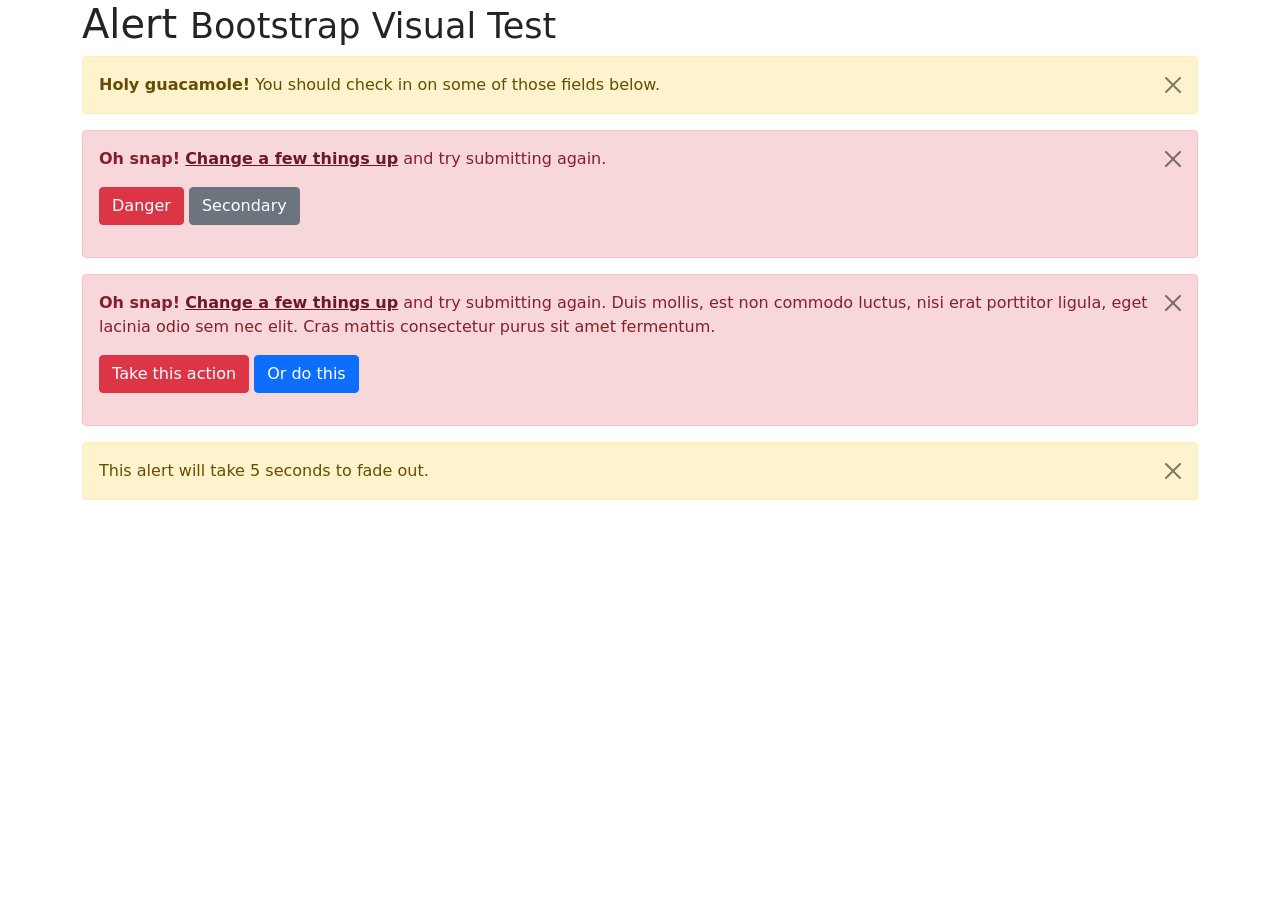
<file: bootstrap-5.1.3/js/tests/visual/alert.html>
<!doctype html>
<html lang="en">
  <head>
    <meta charset="utf-8">
    <meta name="viewport" content="width=device-width, initial-scale=1">
    <link href="../../../dist/css/bootstrap.min.css" rel="stylesheet">
    <title>Alert</title>
  </head>
  <body>
    <div class="container">
      <h1>Alert <small>Bootstrap Visual Test</small></h1>

      <div class="alert alert-warning alert-dismissible fade show" role="alert">
        <button type="button" class="btn-close" data-bs-dismiss="alert" aria-label="Close"></button>
        <strong>Holy guacamole!</strong> You should check in on some of those fields below.
      </div>

      <div class="alert alert-danger alert-dismissible fade show" role="alert">
        <button type="button" class="btn-close" data-bs-dismiss="alert" aria-label="Close"></button>
        <p>
          <strong>Oh snap!</strong> <a href="#" class="alert-link">Change a few things up</a> and try submitting again.
        </p>
        <p>
          <button type="button" class="btn btn-danger">Danger</button>
          <button type="button" class="btn btn-secondary">Secondary</button>
        </p>
      </div>

      <div class="alert alert-danger alert-dismissible fade show" role="alert">
        <button type="button" class="btn-close" data-bs-dismiss="alert" aria-label="Close"></button>
        <p>
          <strong>Oh snap!</strong> <a href="#" class="alert-link">Change a few things up</a> and try submitting again. Duis mollis, est non commodo luctus, nisi erat porttitor ligula, eget lacinia odio sem nec elit. Cras mattis consectetur purus sit amet fermentum.
        </p>
        <p>
          <button type="button" class="btn btn-danger">Take this action</button>
          <button type="button" class="btn btn-primary">Or do this</button>
        </p>
      </div>

      <div class="alert alert-warning alert-dismissible fade show" role="alert" style="transition-duration: 5s;">
        <button type="button" class="btn-close" data-bs-dismiss="alert" aria-label="Close"></button>
        This alert will take 5 seconds to fade out.
      </div>
    </div>

    <script src="../../dist/dom/event-handler.js"></script>
    <script src="../../dist/dom/selector-engine.js"></script>
    <script src="../../dist/dom/data.js"></script>
    <script src="../../dist/base-component.js"></script>
    <script src="../../dist/alert.js"></script>
  </body>
</html>
</file>
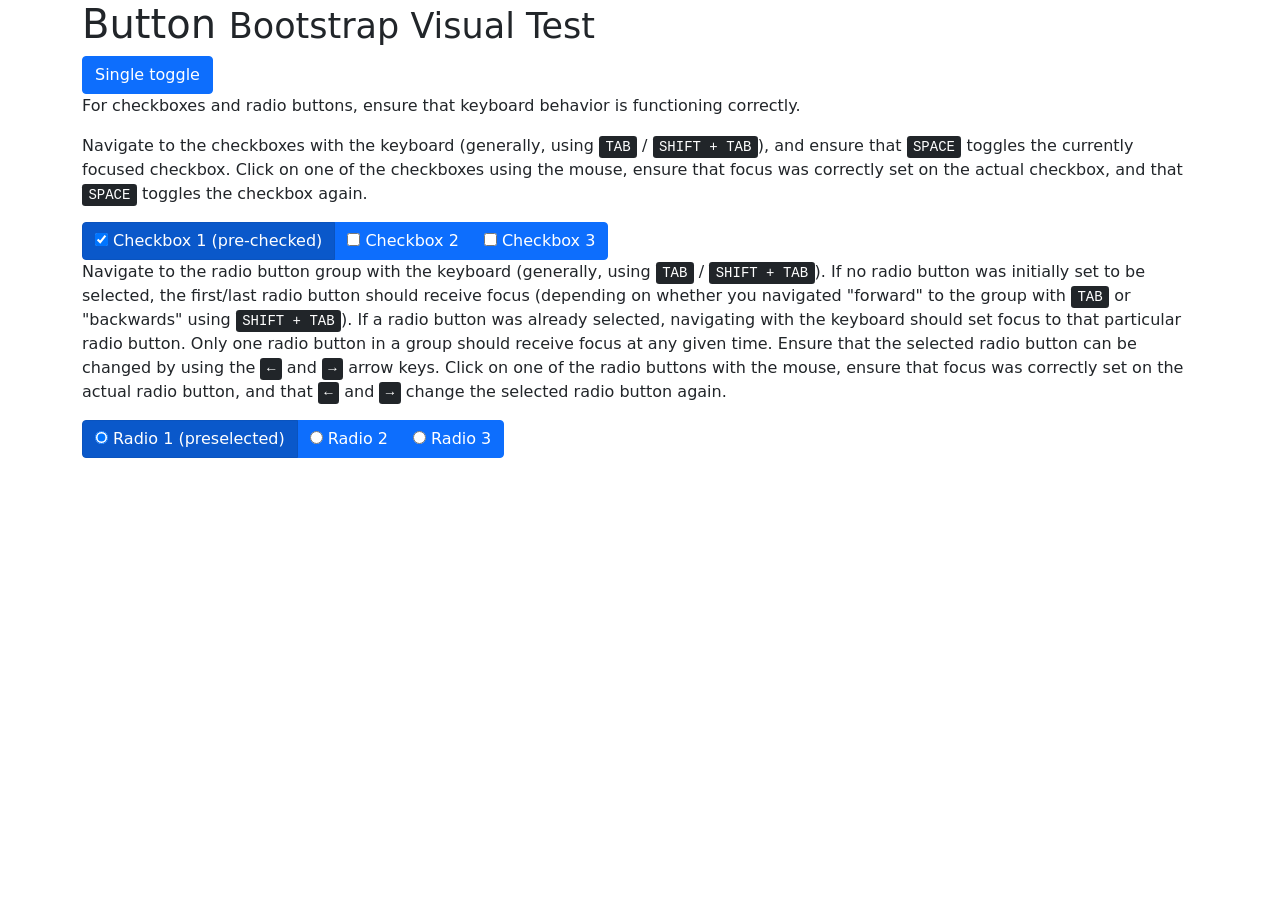
<file: bootstrap-5.1.3/js/tests/visual/button.html>
<!doctype html>
<html lang="en">
  <head>
    <meta charset="utf-8">
    <meta name="viewport" content="width=device-width, initial-scale=1">
    <link href="../../../dist/css/bootstrap.min.css" rel="stylesheet">
    <title>Button</title>
  </head>
  <body>
    <div class="container">
      <h1>Button <small>Bootstrap Visual Test</small></h1>

      <button type="button" class="btn btn-primary" data-bs-toggle="button" aria-pressed="false" autocomplete="off">
        Single toggle
      </button>

      <p>For checkboxes and radio buttons, ensure that keyboard behavior is functioning correctly.</p>
      <p>Navigate to the checkboxes with the keyboard (generally, using <kbd>TAB</kbd> / <kbd>SHIFT + TAB</kbd>), and ensure that <kbd>SPACE</kbd> toggles the currently focused checkbox. Click on one of the checkboxes using the mouse, ensure that focus was correctly set on the actual checkbox, and that <kbd>SPACE</kbd> toggles the checkbox again.</p>

      <div class="btn-group" data-bs-toggle="buttons">
        <label class="btn btn-primary active">
          <input type="checkbox" checked autocomplete="off"> Checkbox 1 (pre-checked)
        </label>
        <label class="btn btn-primary">
          <input type="checkbox" autocomplete="off"> Checkbox 2
        </label>
        <label class="btn btn-primary">
          <input type="checkbox" autocomplete="off"> Checkbox 3
        </label>
      </div>

      <p>Navigate to the radio button group with the keyboard (generally, using <kbd>TAB</kbd> / <kbd>SHIFT + TAB</kbd>). If no radio button was initially set to be selected, the first/last radio button should receive focus (depending on whether you navigated "forward" to the group with <kbd>TAB</kbd> or "backwards" using <kbd>SHIFT + TAB</kbd>). If a radio button was already selected, navigating with the keyboard should set focus to that particular radio button. Only one radio button in a group should receive focus at any given time.  Ensure that the selected radio button can be changed by using the <kbd>←</kbd> and <kbd>→</kbd> arrow keys. Click on one of the radio buttons with the mouse,  ensure that focus was correctly set on the actual radio button, and that <kbd>←</kbd> and <kbd>→</kbd> change the selected radio button again.</p>

      <div class="btn-group" data-bs-toggle="buttons">
        <label class="btn btn-primary active">
          <input type="radio" name="options" id="option1" autocomplete="off" checked> Radio 1 (preselected)
        </label>
        <label class="btn btn-primary">
          <input type="radio" name="options" id="option2" autocomplete="off"> Radio 2
        </label>
        <label class="btn btn-primary">
          <input type="radio" name="options" id="option3" autocomplete="off"> Radio 3
        </label>
      </div>
    </div>

    <script src="../../dist/dom/event-handler.js"></script>
    <script src="../../dist/dom/selector-engine.js"></script>
    <script src="../../dist/dom/data.js"></script>
    <script src="../../dist/base-component.js"></script>
    <script src="../../dist/button.js"></script>
  </body>
</html>
</file>
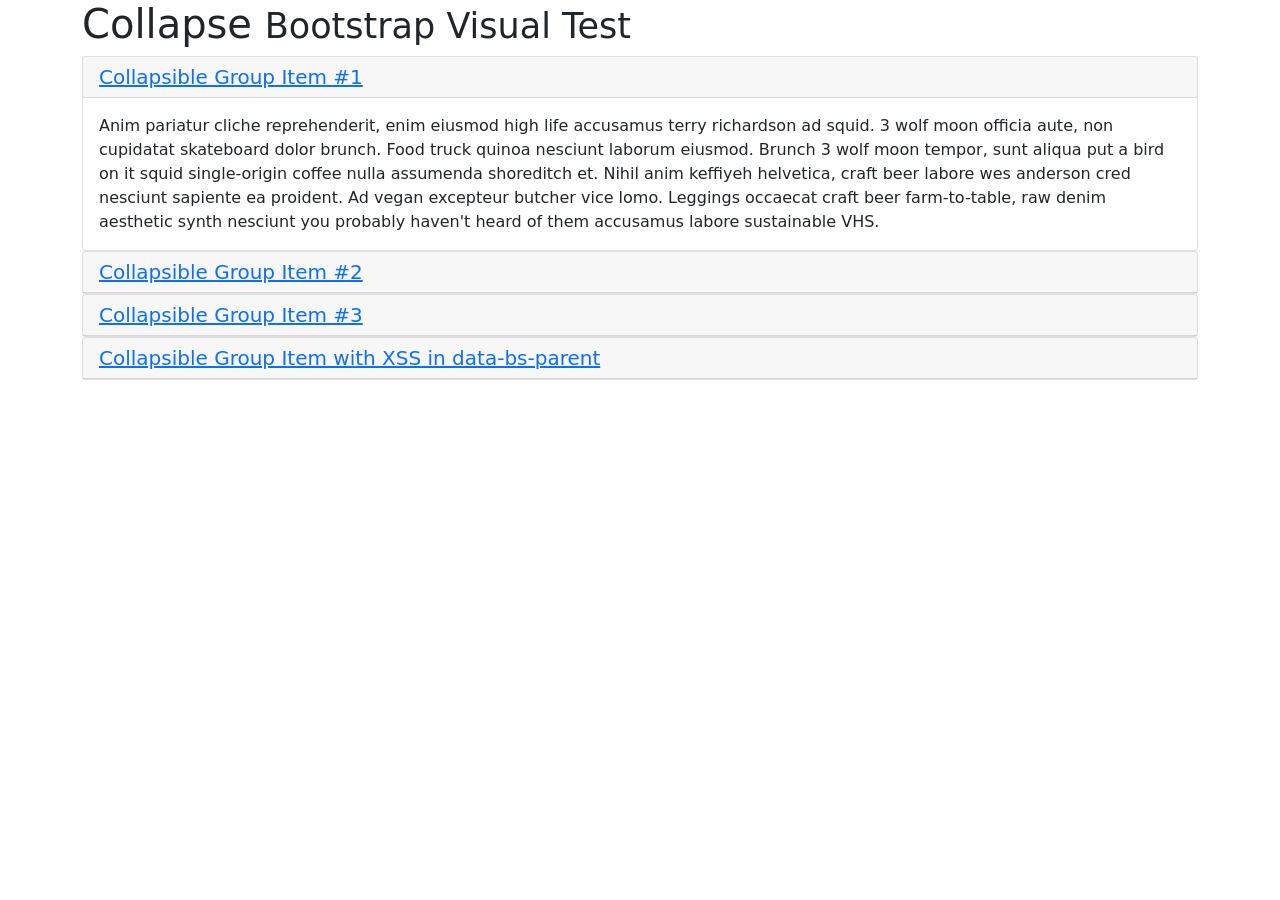
<file: bootstrap-5.1.3/js/tests/visual/collapse.html>
<!doctype html>
<html lang="en">
  <head>
    <meta charset="utf-8">
    <meta name="viewport" content="width=device-width, initial-scale=1">
    <link href="../../../dist/css/bootstrap.min.css" rel="stylesheet">
    <title>Collapse</title>
  </head>
  <body>
    <div class="container">
      <h1>Collapse <small>Bootstrap Visual Test</small></h1>

      <div id="accordion" role="tablist">
        <div class="card" role="presentation">
          <div class="card-header" role="tab" id="headingOne">
            <h5 class="mb-0">
              <a data-bs-toggle="collapse" href="#collapseOne" aria-expanded="true" aria-controls="collapseOne">
                Collapsible Group Item #1
              </a>
            </h5>
          </div>

          <div id="collapseOne" class="collapse show" data-bs-parent="#accordion" role="tabpanel" aria-labelledby="headingOne">
            <div class="card-body">
              Anim pariatur cliche reprehenderit, enim eiusmod high life accusamus terry richardson ad squid. 3 wolf moon officia aute, non cupidatat skateboard dolor brunch. Food truck quinoa nesciunt laborum eiusmod. Brunch 3 wolf moon tempor, sunt aliqua put a bird on it squid single-origin coffee nulla assumenda shoreditch et. Nihil anim keffiyeh helvetica, craft beer labore wes anderson cred nesciunt sapiente ea proident. Ad vegan excepteur butcher vice lomo. Leggings occaecat craft beer farm-to-table, raw denim aesthetic synth nesciunt you probably haven't heard of them accusamus labore sustainable VHS.
            </div>
          </div>
        </div>
        <div class="card" role="presentation">
          <div class="card-header" role="tab" id="headingTwo">
            <h5 class="mb-0">
              <a class="collapsed" data-bs-toggle="collapse" href="#collapseTwo" aria-expanded="false" aria-controls="collapseTwo">
                Collapsible Group Item #2
              </a>
            </h5>
          </div>
          <div id="collapseTwo" class="collapse" data-bs-parent="#accordion" role="tabpanel" aria-labelledby="headingTwo">
            <div class="card-body">
              Anim pariatur cliche reprehenderit, enim eiusmod high life accusamus terry richardson ad squid. 3 wolf moon officia aute, non cupidatat skateboard dolor brunch. Food truck quinoa nesciunt laborum eiusmod. Brunch 3 wolf moon tempor, sunt aliqua put a bird on it squid single-origin coffee nulla assumenda shoreditch et. Nihil anim keffiyeh helvetica, craft beer labore wes anderson cred nesciunt sapiente ea proident. Ad vegan excepteur butcher vice lomo. Leggings occaecat craft beer farm-to-table, raw denim aesthetic synth nesciunt you probably haven't heard of them accusamus labore sustainable VHS.
            </div>
          </div>
        </div>
        <div class="card" role="presentation">
          <div class="card-header" role="tab" id="headingThree">
            <h5 class="mb-0">
              <a class="collapsed" data-bs-toggle="collapse" href="#collapseThree" aria-expanded="false" aria-controls="collapseThree">
                Collapsible Group Item #3
              </a>
            </h5>
          </div>
          <div id="collapseThree" class="collapse" data-bs-parent="#accordion" role="tabpanel" aria-labelledby="headingThree">
            <div class="card-body">
              Anim pariatur cliche reprehenderit, enim eiusmod high life accusamus terry richardson ad squid. 3 wolf moon officia aute, non cupidatat skateboard dolor brunch. Food truck quinoa nesciunt laborum eiusmod. Brunch 3 wolf moon tempor, sunt aliqua put a bird on it squid single-origin coffee nulla assumenda shoreditch et. Nihil anim keffiyeh helvetica, craft beer labore wes anderson cred nesciunt sapiente ea proident. Ad vegan excepteur butcher vice lomo. Leggings occaecat craft beer farm-to-table, raw denim aesthetic synth nesciunt you probably haven't heard of them accusamus labore sustainable VHS.
            </div>
          </div>
        </div>
        <div class="card" role="presentation">
          <div class="card-header" role="tab" id="headingFour">
            <h5 class="mb-0">
              <a class="collapsed" data-bs-toggle="collapse" href="#collapseFour" aria-expanded="false" aria-controls="collapseFour">
                Collapsible Group Item with XSS in data-bs-parent
              </a>
            </h5>
          </div>
          <div id="collapseFour" class="collapse" data-bs-parent="<img src=1 onerror=alert(123)>" role="tabpanel" aria-labelledby="headingFour">
            <div class="card-body">
              Anim pariatur cliche reprehenderit, enim eiusmod high life accusamus terry richardson ad squid. 3 wolf moon officia aute, non cupidatat skateboard dolor brunch. Food truck quinoa nesciunt laborum eiusmod. Brunch 3 wolf moon tempor, sunt aliqua put a bird on it squid single-origin coffee nulla assumenda shoreditch et. Nihil anim keffiyeh helvetica, craft beer labore wes anderson cred nesciunt sapiente ea proident. Ad vegan excepteur butcher vice lomo. Leggings occaecat craft beer farm-to-table, raw denim aesthetic synth nesciunt you probably haven't heard of them accusamus labore sustainable VHS.
            </div>
          </div>
        </div>
      </div>
    </div>

    <script src="../../dist/dom/event-handler.js"></script>
    <script src="../../dist/dom/selector-engine.js"></script>
    <script src="../../dist/dom/manipulator.js"></script>
    <script src="../../dist/dom/data.js"></script>
    <script src="../../dist/base-component.js"></script>
    <script src="../../dist/collapse.js"></script>
  </body>
</html>
</file>
<file: eight.css>
header{
    height: 9vh;
    background-color: #282828;
    z-index: 2;
}

a:hover{
    background-color: #FFC516;
}

@font-face {
    font-family: allPage;
    src: url(media/Qs_Iranyekan\ medium.ttf);
}

*{
    font-family: allPage;
}

.navbar{ 
    position: absolute;
    top: 0;
    z-index: 2;
}

main{
    height: auto;
    position: relative;
}

h5{
    padding: 0;
}

#pic1{
    z-index: 3;
    top: 20%;
    left: 10%;
    position: absolute;
}

#h2padd{
    padding-top: 25%;
}

.p1{
    font-size: 20px;
}

footer{
    height: 20rem;
    background-color: #282828;
}

.imgso{
    width: 30px;
    height: 30px;
    margin-left: 30px;
}

#button1{
    margin-left: 74%;
    padding-left: 5%;
    padding-right: 5%;
}

#containerHome1{
    position: relative;
}

#containerHome2{
    height: 70vh;
    background-color: #FCF6FF;
    background: url(media/Vector\ 1.png) no-repeat, url(media/Vector\ 2.png) no-repeat;
    background-position: 70% 50%;
    margin-top: 100px;
}


.colsHome2{
    border: 1px solid #9E2064;
    border-radius: 10px;
    height: 300px;
    font-size: x-small;
}

.colsHome3{
    background-color: #ECD2E0;
    border: 1px solid #9E2064;
    border-radius: 10px;
    text-align: center;
    height: 10rem;
    margin: 1rem;
    align-items: center;
    align-content: center;
    color: #9E2064;
    font-weight: bold;
    position: relative;
}

#rowM{
    padding: 0px;
    margin: 0px;
}

p{
    padding: 0;
}


#log1{
    width: 86px;
    height: 86px;
}

#log2{
    bottom: 0;
}

#containerHome3{
    height: 40rem;
}

#logcont{
    background-color: #FCF6FF;
}

.bgpic{
    position: absolute;
    left: 0;
    z-index: 0;
    bottom: 0;
}

.h2-3-3{
    position: absolute;
    z-index: 5;
    text-align: right;
    
}

#containerHome4{
    background-color: #FFF1CE;
    height: 60vh;
}

#first .tri{
    width: 0;
    height: 0;
    border-left: 25px solid transparent;
    border-right: 25px solid transparent;
    border-top: 20px solid green;
    top:-6px;
    left:25px;
}


.level{
    width:100px;
    background:white;
    border-radius:8px;
    height:35px;
    margin-top: 110%;
    border: 2px solid #FFC516;  
}

.level1{
    width:100px;
    background:white;
    border-radius:8px;
    height:35px;
    border: 2px solid #FFC516; 
}
    
.arrow{
    background:white;
    height: 50px;
    top:60%;
    width: 50px;
    margin-left: 29%;
    margin-top: -29%;
    transform:rotate(315deg);
    border-bottom:1px black solid;
    border-left:1px black solid;
    z-index:0;
    border-top-right-radius:10px;
    border-bottom-left-radius:10px;
}

.arrow1{
    background:white;
    height: 50px;
    top:60%;
    width: 50px;
    margin-left: 29%;
    margin-top: -141%;
    transform:rotate(135deg);
    border-bottom:1px black solid;
    border-left:1px black solid;
    z-index:0;
    border-top-right-radius:10px;
    border-bottom-left-radius:10px;
}

.rectangle{
    font-size: 12px;
    z-index:5;
    border: 1px black solid;
    text-align:center;
    word-wrap: break-word;
    width:100px;
    height:20px;
    background:white;
    height: 100px;
    border-radius:15px;
    border-bottom-right-radius:-10px;  
    margin-top: 10%;
}

.rectangle1{
    font-size: 12px;
    z-index:5;
    border: 1px black solid;
    text-align:center;
    word-wrap: break-word;
    margin-top: 50%;
    width:100px;
    height:20px;
    background:white;
    height: 100px;
    border-radius:15px;
    border-bottom-right-radius:-10px;  
}

.line{
    position: absolute;
    top: 45%;
    width: 90%;
    left: 5%;
    text-align: center;
}

.rowHome4{
    margin-top: 100px;
}

#containerHome5{
    height: 40vh;
}
</file>
<file: form/formStyle.css>
header{
    height: 10vh;
    background-color: #FFC516;
    z-index: 2;
}

@font-face {
    font-family: allPage;
    src: url(media/Qs_Iranyekan\ medium.ttf);
}

*{
    font-family: allPage;
}

.navbar{
    position: absolute;
    top: 0;
    z-index: 2;
}

#btnNav{
    background-color:#9E1F64;
    border: 1px solid #9E1F64;
    color: white;
    margin-left: 100px;
    height: 50px;
}

#btnNav:hover{
    background-color: white;
    color: #9E1F64;
}

#nav2{
    box-shadow: 1px 1px 15px;
    height: 10vh;
}

main{
    height: auto;
    margin: 60px;
}

.progress-bar{
    background-color: #9E1F64;
    border-radius: 20px;
}

#cont1{
    height: 17vh;
    margin-left: auto;
    margin-right: 15px;
}

.colscont1{
    height: 100%;
    border-radius: 15px;
}

#rowcont1{
    height: 100%;
}

.btnSub{
    background-color: #9E1F64;
    margin-left: auto;
    width: 70px;
    height: 50px;
    color: white;
    border: 1px solid white;
    border-radius: 10px;
    margin-right: 46%;
}

.btnSub2{
    margin-right: 43%;
    margin-left: 20px;

}

.btnPre{
    background-color: #9E1F64;
    width: 70px;
    height: 50px;
    color: white;
    border: 1px solid white;
    border-radius: 10px;
}

footer{
    height: 20rem;
    background-color: #282828;
}

.imgso{
    width: 30px;
    height: 30px;
    margin-left: 30px;
}
</file>
